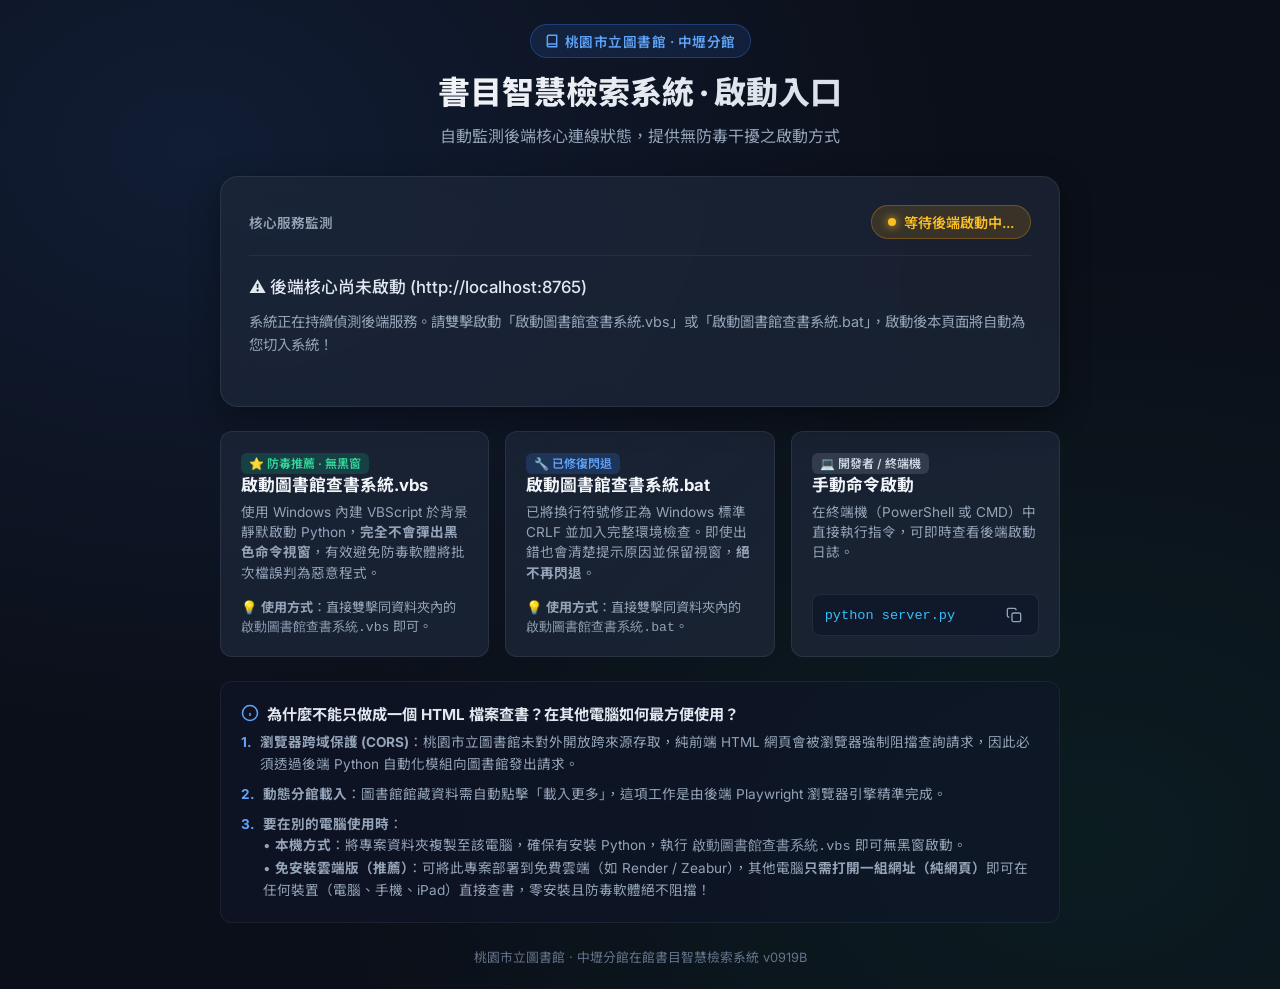
<file: 啟動圖書館查書系統.html>
<!DOCTYPE html>
<html lang="zh-TW">
<head>
    <meta charset="UTF-8">
    <meta name="viewport" content="width=device-width, initial-scale=1.0">
    <title>桃園市立圖書館 ‧ 中壢分館書目智慧檢索系統 - 啟動入口</title>
    <link rel="preconnect" href="https://fonts.googleapis.com">
    <link rel="preconnect" href="https://fonts.gstatic.com" crossorigin>
    <link href="https://fonts.googleapis.com/css2?family=Inter:wght@400;500;600;700;800&family=Noto+Sans+TC:wght@400;500;700&display=swap" rel="stylesheet">
    <style>
        :root {
            --bg-primary: #0b0f19;
            --bg-card: rgba(30, 41, 59, 0.7);
            --bg-card-hover: rgba(30, 41, 59, 0.9);
            --border-card: rgba(255, 255, 255, 0.08);
            --text-main: #f8fafc;
            --text-muted: #94a3b8;
            --primary: #3b82f6;
            --primary-hover: #2563eb;
            --accent-green: #10b981;
            --accent-amber: #f59e0b;
            --accent-red: #ef4444;
            --radius-lg: 18px;
            --radius-md: 12px;
            --shadow-glow: 0 0 35px rgba(59, 130, 246, 0.18);
        }

        * {
            box-sizing: border-box;
            margin: 0;
            padding: 0;
        }

        body {
            font-family: 'Inter', 'Noto Sans TC', -apple-system, BlinkMacSystemFont, sans-serif;
            background-color: var(--bg-primary);
            background-image: 
                radial-gradient(at 15% 15%, rgba(59, 130, 246, 0.12) 0px, transparent 50%),
                radial-gradient(at 85% 85%, rgba(16, 185, 129, 0.08) 0px, transparent 50%);
            color: var(--text-main);
            min-height: 100vh;
            display: flex;
            flex-direction: column;
            align-items: center;
            justify-content: center;
            padding: 24px;
        }

        .container {
            width: 100%;
            max-width: 840px;
            margin: auto;
        }

        .header {
            text-align: center;
            margin-bottom: 28px;
        }

        .badge-brand {
            display: inline-flex;
            align-items: center;
            gap: 6px;
            padding: 6px 14px;
            background: rgba(59, 130, 246, 0.12);
            border: 1px solid rgba(59, 130, 246, 0.3);
            border-radius: 999px;
            color: #60a5fa;
            font-size: 0.85rem;
            font-weight: 600;
            margin-bottom: 14px;
            letter-spacing: 0.5px;
        }

        .title {
            font-size: 2rem;
            font-weight: 800;
            line-height: 1.3;
            background: linear-gradient(135deg, #ffffff 0%, #cbd5e1 100%);
            -webkit-background-clip: text;
            -webkit-text-fill-color: transparent;
            margin-bottom: 10px;
        }

        .subtitle {
            color: var(--text-muted);
            font-size: 1rem;
            line-height: 1.5;
        }

        /* 狀態卡片 */
        .status-card {
            background: var(--bg-card);
            border: 1px solid var(--border-card);
            border-radius: var(--radius-lg);
            padding: 28px;
            backdrop-filter: blur(16px);
            box-shadow: 0 10px 30px rgba(0, 0, 0, 0.35);
            margin-bottom: 24px;
            transition: all 0.3s ease;
        }

        .status-header {
            display: flex;
            align-items: center;
            justify-content: space-between;
            margin-bottom: 18px;
            padding-bottom: 16px;
            border-bottom: 1px solid rgba(255, 255, 255, 0.06);
        }

        .status-pill {
            display: inline-flex;
            align-items: center;
            gap: 8px;
            padding: 6px 16px;
            border-radius: 999px;
            font-size: 0.88rem;
            font-weight: 600;
        }

        .status-pill.online {
            background: rgba(16, 185, 129, 0.15);
            color: #34d399;
            border: 1px solid rgba(16, 185, 129, 0.3);
        }

        .status-pill.offline {
            background: rgba(245, 158, 11, 0.15);
            color: #fbbf24;
            border: 1px solid rgba(245, 158, 11, 0.3);
        }

        .pulse-dot {
            width: 8px;
            height: 8px;
            border-radius: 50%;
            background-color: currentColor;
            box-shadow: 0 0 10px currentColor;
            animation: pulse 1.6s infinite;
        }

        @keyframes pulse {
            0%, 100% { opacity: 1; transform: scale(1); }
            50% { opacity: 0.4; transform: scale(0.85); }
        }

        .status-body {
            display: flex;
            flex-direction: column;
            gap: 12px;
        }

        .status-msg {
            font-size: 1.05rem;
            font-weight: 500;
            color: #e2e8f0;
        }

        .status-desc {
            font-size: 0.9rem;
            color: var(--text-muted);
            line-height: 1.6;
        }

        /* 動作按鈕 */
        .btn-launch {
            display: inline-flex;
            align-items: center;
            justify-content: center;
            gap: 10px;
            width: 100%;
            padding: 14px 24px;
            background: linear-gradient(135deg, #2563eb, #3b82f6);
            color: white;
            font-size: 1rem;
            font-weight: 600;
            border: none;
            border-radius: var(--radius-md);
            cursor: pointer;
            text-decoration: none;
            box-shadow: 0 4px 18px rgba(37, 99, 235, 0.35);
            transition: all 0.25s ease;
            margin-top: 10px;
        }

        .btn-launch:hover {
            transform: translateY(-2px);
            box-shadow: 0 6px 24px rgba(37, 99, 235, 0.5);
            background: linear-gradient(135deg, #1d4ed8, #2563eb);
        }

        /* 引導網格 */
        .grid-options {
            display: grid;
            grid-template-columns: repeat(auto-fit, minmax(240px, 1fr));
            gap: 16px;
            margin-bottom: 24px;
        }

        .option-card {
            background: var(--bg-card);
            border: 1px solid var(--border-card);
            border-radius: var(--radius-md);
            padding: 20px;
            transition: all 0.25s ease;
            display: flex;
            flex-direction: column;
            justify-content: space-between;
        }

        .option-card:hover {
            background: var(--bg-card-hover);
            border-color: rgba(59, 130, 246, 0.3);
            transform: translateY(-2px);
        }

        .option-badge {
            align-self: flex-start;
            font-size: 0.75rem;
            padding: 3px 8px;
            border-radius: 6px;
            font-weight: 600;
            margin-bottom: 12px;
        }

        .badge-recommended {
            background: rgba(16, 185, 129, 0.2);
            color: #34d399;
        }

        .badge-fixed {
            background: rgba(59, 130, 246, 0.2);
            color: #60a5fa;
        }

        .badge-cmd {
            background: rgba(148, 163, 184, 0.2);
            color: #cbd5e1;
        }

        .option-title {
            font-size: 1.05rem;
            font-weight: 700;
            color: #f1f5f9;
            margin-bottom: 6px;
        }

        .option-desc {
            font-size: 0.85rem;
            color: var(--text-muted);
            line-height: 1.5;
            margin-bottom: 14px;
        }

        .code-box {
            display: flex;
            align-items: center;
            justify-content: space-between;
            background: rgba(15, 23, 42, 0.8);
            border: 1px solid rgba(255, 255, 255, 0.08);
            border-radius: 8px;
            padding: 8px 12px;
            font-family: ui-monospace, SFMono-Regular, Menlo, Monaco, Consolas, monospace;
            font-size: 0.85rem;
            color: #38bdf8;
            margin-top: auto;
        }

        .btn-copy {
            background: transparent;
            border: none;
            color: var(--text-muted);
            cursor: pointer;
            padding: 4px;
            display: flex;
            align-items: center;
            transition: color 0.2s;
        }

        .btn-copy:hover {
            color: #ffffff;
        }

        /* 說明區塊 */
        .info-card {
            background: rgba(15, 23, 42, 0.6);
            border: 1px solid rgba(255, 255, 255, 0.06);
            border-radius: var(--radius-md);
            padding: 20px;
        }

        .info-title {
            font-size: 0.95rem;
            font-weight: 700;
            color: #e2e8f0;
            margin-bottom: 8px;
            display: flex;
            align-items: center;
            gap: 8px;
        }

        .info-list {
            list-style: none;
            display: flex;
            flex-direction: column;
            gap: 8px;
            font-size: 0.85rem;
            color: var(--text-muted);
            line-height: 1.6;
        }

        .info-list li {
            display: flex;
            gap: 8px;
        }

        .info-list li span.bullet {
            color: #60a5fa;
            font-weight: bold;
        }

        .footer {
            text-align: center;
            margin-top: 24px;
            font-size: 0.8rem;
            color: #64748b;
        }

        /* Toast 提示 */
        .toast {
            position: fixed;
            bottom: 24px;
            left: 50%;
            transform: translateX(-50%) translateY(100px);
            background: #1e293b;
            color: #f8fafc;
            border: 1px solid rgba(255, 255, 255, 0.1);
            padding: 10px 20px;
            border-radius: 999px;
            font-size: 0.9rem;
            font-weight: 500;
            box-shadow: 0 10px 25px rgba(0,0,0,0.5);
            transition: transform 0.3s ease, opacity 0.3s ease;
            opacity: 0;
            pointer-events: none;
            z-index: 100;
        }

        .toast.show {
            transform: translateX(-50%) translateY(0);
            opacity: 1;
        }
    </style>
</head>
<body>
    <div class="container">
        <!-- 頂部標題 -->
        <div class="header">
            <div class="badge-brand">
                <svg width="14" height="14" viewBox="0 0 24 24" fill="none" stroke="currentColor" stroke-width="2.5"><path d="M4 19.5A2.5 2.5 0 0 1 6.5 17H20"></path><path d="M6.5 2H20v20H6.5A2.5 2.5 0 0 1 4 19.5v-15A2.5 2.5 0 0 1 6.5 2z"></path></svg>
                桃園市立圖書館 ‧ 中壢分館
            </div>
            <h1 class="title">書目智慧檢索系統 ‧ 啟動入口</h1>
            <p class="subtitle">自動監測後端核心連線狀態，提供無防毒干擾之啟動方式</p>
        </div>

        <!-- 狀態卡片 -->
        <div class="status-card" id="statusCard">
            <div class="status-header">
                <div>
                    <span style="font-size: 0.85rem; color: var(--text-muted); font-weight: 600;">核心服務監測</span>
                </div>
                <div class="status-pill offline" id="statusPill">
                    <span class="pulse-dot"></span>
                    <span id="statusBadgeText">正在偵測後端服務...</span>
                </div>
            </div>

            <div class="status-body">
                <div class="status-msg" id="statusMsg">正在檢查本機後端核心 (http://localhost:8765)...</div>
                <p class="status-desc" id="statusDesc">
                    圖書館爬蟲需要本機 Python FastAPI 與自動化瀏覽器核心支援。若尚未啟動，請參考下方推薦方式啟動後端。
                </p>

                <div id="actionArea" style="margin-top: 10px;">
                    <a href="http://localhost:8765" id="btnGoSystem" class="btn-launch" style="display: none;">
                        <span>立即進入書目檢索系統</span>
                        <svg width="18" height="18" viewBox="0 0 24 24" fill="none" stroke="currentColor" stroke-width="2"><line x1="5" y1="12" x2="19" y2="12"></line><polyline points="12 5 19 12 12 19"></polyline></svg>
                    </a>
                </div>
            </div>
        </div>

        <!-- 啟動選項網格 -->
        <div class="grid-options" id="startOptions">
            <!-- 選項 1: VBScript (推薦，無黑窗，防毒友善) -->
            <div class="option-card">
                <div>
                    <span class="option-badge badge-recommended">⭐ 防毒推薦 ‧ 無黑窗</span>
                    <h2 class="option-title">啟動圖書館查書系統.vbs</h2>
                    <p class="option-desc">
                        使用 Windows 內建 VBScript 於背景靜默啟動 Python，<strong>完全不會彈出黑色命令視窗</strong>，有效避免防毒軟體將批次檔誤判為惡意程式。
                    </p>
                </div>
                <div style="font-size: 0.82rem; color: #94a3b8;">
                    💡 <strong>使用方式</strong>：直接雙擊同資料夾內的 <code>啟動圖書館查書系統.vbs</code> 即可。
                </div>
            </div>

            <!-- 選項 2: BAT 檔案 (已修復閃退) -->
            <div class="option-card">
                <div>
                    <span class="option-badge badge-fixed">🔧 已修復閃退</span>
                    <h2 class="option-title">啟動圖書館查書系統.bat</h2>
                    <p class="option-desc">
                        已將換行符號修正為 Windows 標準 CRLF 並加入完整環境檢查。即使出錯也會清楚提示原因並保留視窗，<strong>絕不再閃退</strong>。
                    </p>
                </div>
                <div style="font-size: 0.82rem; color: #94a3b8;">
                    💡 <strong>使用方式</strong>：直接雙擊同資料夾內的 <code>啟動圖書館查書系統.bat</code>。
                </div>
            </div>

            <!-- 選項 3: 命令列啟動 -->
            <div class="option-card">
                <div>
                    <span class="option-badge badge-cmd">💻 開發者 / 終端機</span>
                    <h2 class="option-title">手動命令啟動</h2>
                    <p class="option-desc">
                        在終端機（PowerShell 或 CMD）中直接執行指令，可即時查看後端啟動日誌。
                    </p>
                </div>
                <div class="code-box">
                    <span>python server.py</span>
                    <button class="btn-copy" onclick="copyCommand('python server.py')" title="複製指令">
                        <svg width="16" height="16" viewBox="0 0 24 24" fill="none" stroke="currentColor" stroke-width="2"><rect x="9" y="9" width="13" height="13" rx="2" ry="2"></rect><path d="M5 15H4a2 2 0 0 1-2-2V4a2 2 0 0 1 2-2h9a2 2 0 0 1 2 2v1"></path></svg>
                    </button>
                </div>
            </div>
        </div>

        <!-- 說明與其他電腦使用指引 -->
        <div class="info-card">
            <h3 class="info-title">
                <svg width="18" height="18" viewBox="0 0 24 24" fill="none" stroke="#60a5fa" stroke-width="2"><circle cx="12" cy="12" r="10"></circle><line x1="12" y1="16" x2="12" y2="12"></line><line x1="12" y1="8" x2="12.01" y2="8"></line></svg>
                為什麼不能只做成一個 HTML 檔案查書？在其他電腦如何最方便使用？
            </h3>
            <ul class="info-list">
                <li>
                    <span class="bullet">1.</span>
                    <span><strong>瀏覽器跨域保護 (CORS)</strong>：桃園市立圖書館未對外開放跨來源存取，純前端 HTML 網頁會被瀏覽器強制阻擋查詢請求，因此必須透過後端 Python 自動化模組向圖書館發出請求。</span>
                </li>
                <li>
                    <span class="bullet">2.</span>
                    <span><strong>動態分館載入</strong>：圖書館館藏資料需自動點擊「載入更多」，這項工作是由後端 Playwright 瀏覽器引擎精準完成。</span>
                </li>
                <li>
                    <span class="bullet">3.</span>
                    <span><strong>要在別的電腦使用時</strong>：
                        <br>• <strong>本機方式</strong>：將專案資料夾複製至該電腦，確保有安裝 Python，執行 <code>啟動圖書館查書系統.vbs</code> 即可無黑窗啟動。
                        <br>• <strong>免安裝雲端版（推薦）</strong>：可將此專案部署到免費雲端（如 Render / Zeabur），其他電腦<strong>只需打開一組網址（純網頁）</strong>即可在任何裝置（電腦、手機、iPad）直接查書，零安裝且防毒軟體絕不阻擋！
                    </span>
                </li>
            </ul>
        </div>

        <div class="footer">
            桃園市立圖書館 ‧ 中壢分館在館書目智慧檢索系統 v0919B
        </div>
    </div>

    <div class="toast" id="toast">已複製指令至剪貼簿</div>

    <script>
        const statusPill = document.getElementById('statusPill');
        const statusBadgeText = document.getElementById('statusBadgeText');
        const statusMsg = document.getElementById('statusMsg');
        const statusDesc = document.getElementById('statusDesc');
        const btnGoSystem = document.getElementById('btnGoSystem');
        const toast = document.getElementById('toast');

        let isOnline = false;
        let redirectTimer = null;

        async function checkBackend() {
            try {
                const controller = new AbortController();
                const timeoutId = setTimeout(() => controller.abort(), 1800);
                
                const response = await fetch('http://localhost:8765/api/status', {
                    signal: controller.signal
                });
                clearTimeout(timeoutId);

                if (response.ok) {
                    if (!isOnline) {
                        setOnlineState();
                    }
                    return true;
                } else {
                    setOfflineState();
                    return false;
                }
            } catch (err) {
                setOfflineState();
                return false;
            }
        }

        function setOnlineState() {
            isOnline = true;
            statusPill.className = 'status-pill online';
            statusBadgeText.innerText = '後端服務運作中';
            statusMsg.innerHTML = '✅ 後端核心已成功連線！<span style="color: #34d399;">正在為您自動進入系統...</span>';
            statusDesc.innerText = '系統已就緒，本頁面將在 1.5 秒後自動跳轉至檢索介面。您也可以直接點擊下方按鈕。';
            btnGoSystem.style.display = 'inline-flex';

            // 自動跳轉
            if (!redirectTimer) {
                redirectTimer = setTimeout(() => {
                    window.location.href = 'http://localhost:8765';
                }, 1500);
            }
        }

        function setOfflineState() {
            isOnline = false;
            if (redirectTimer) {
                clearTimeout(redirectTimer);
                redirectTimer = null;
            }
            statusPill.className = 'status-pill offline';
            statusBadgeText.innerText = '等待後端啟動中...';
            statusMsg.innerText = '⚠️ 後端核心尚未啟動 (http://localhost:8765)';
            statusDesc.innerText = '系統正在持續偵測後端服務。請雙擊啟動「啟動圖書館查書系統.vbs」或「啟動圖書館查書系統.bat」，啟動後本頁面將自動為您切入系統！';
            btnGoSystem.style.display = 'none';
        }

        function copyCommand(text) {
            navigator.clipboard.writeText(text).then(() => {
                showToast('已複製指令：' + text);
            }).catch(() => {
                showToast('複製失敗，請手動複製');
            });
        }

        function showToast(msg) {
            toast.innerText = msg;
            toast.classList.add('show');
            setTimeout(() => {
                toast.classList.remove('show');
            }, 2500);
        }

        // 初始偵測與每 2 秒輪詢
        checkBackend();
        setInterval(checkBackend, 2000);
    </script>
</body>
</html>
</file>
